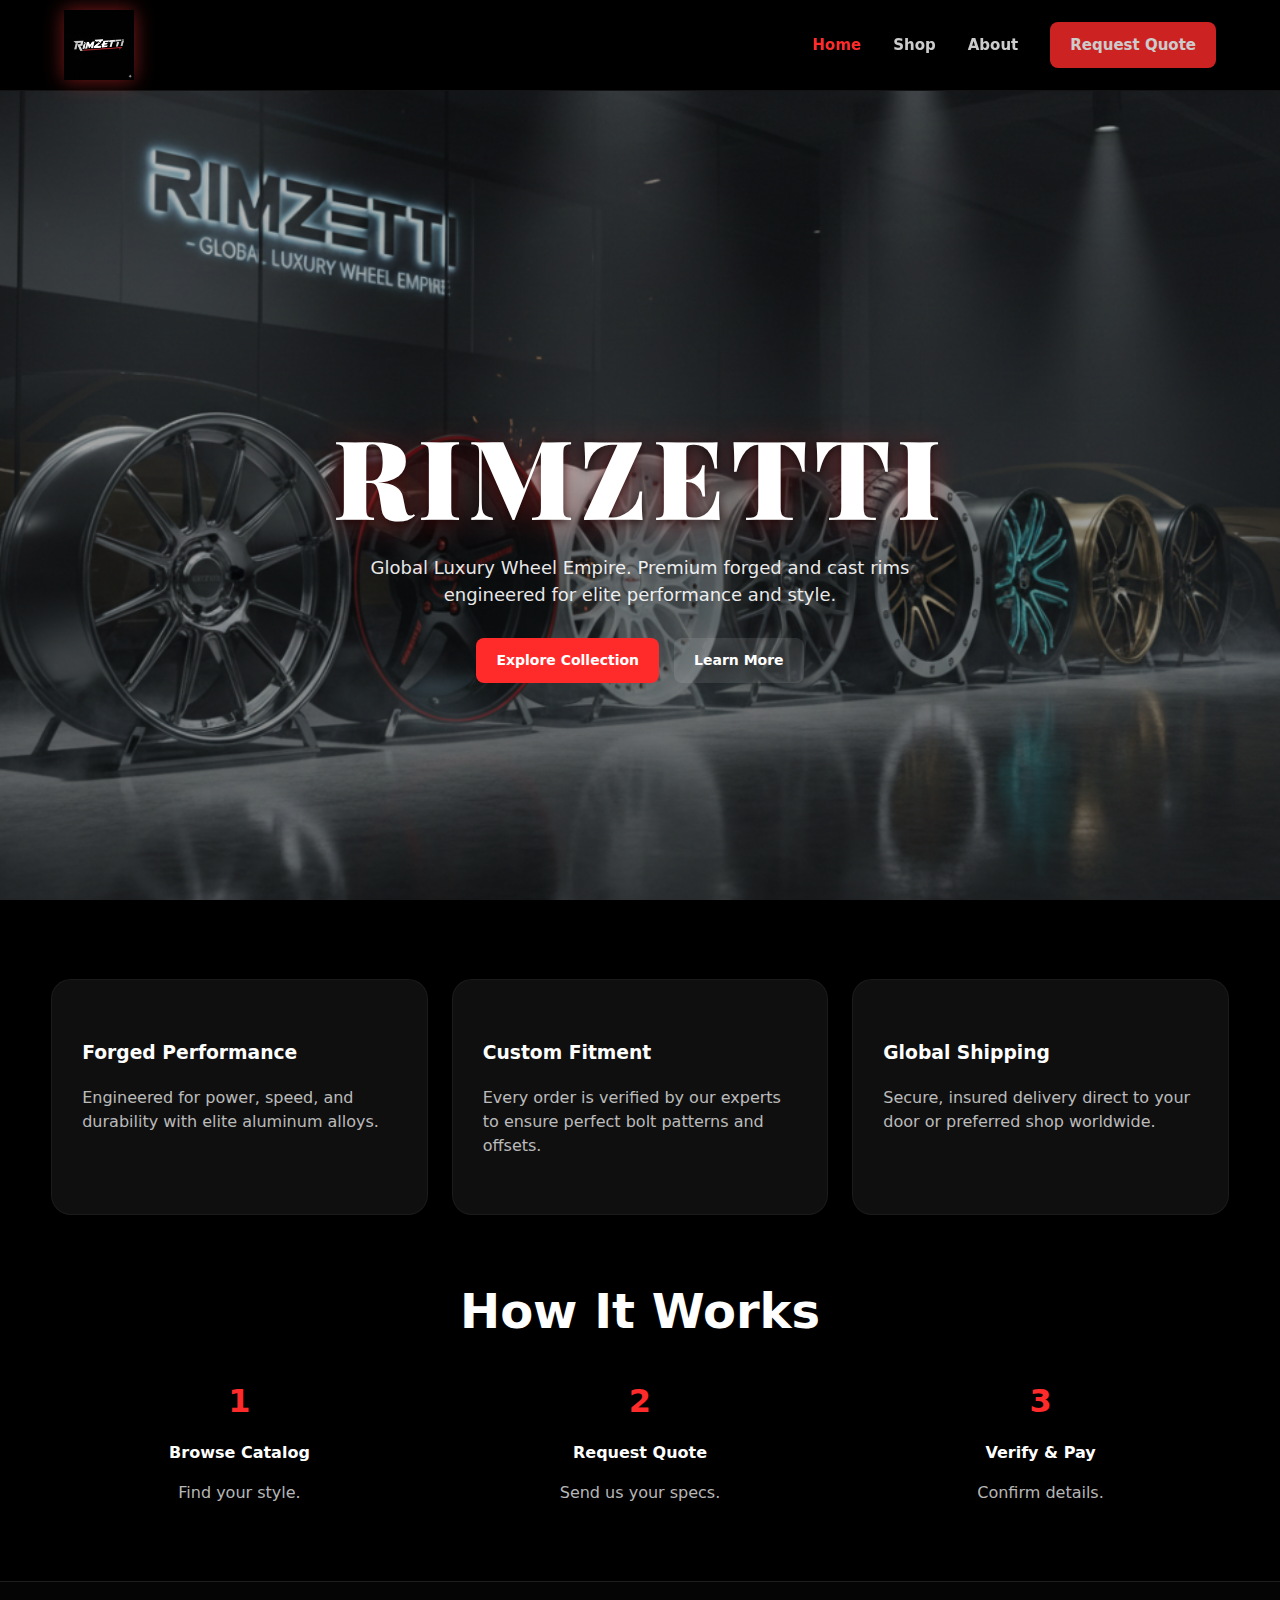
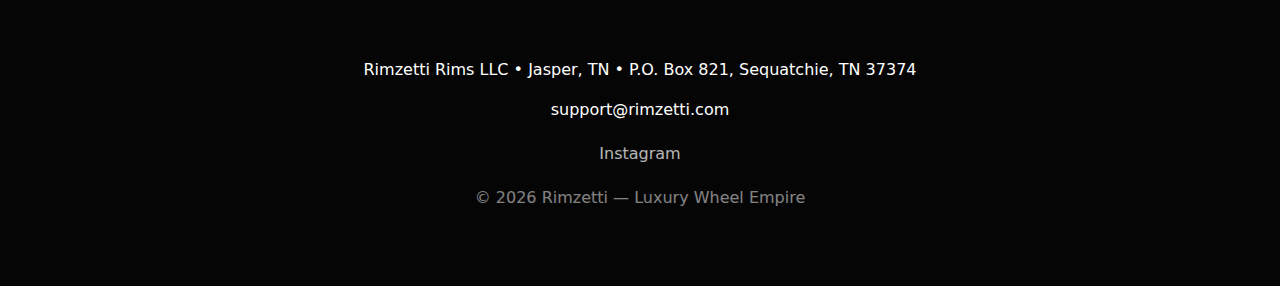
<file: index.html>
<!DOCTYPE html>
<html lang="en">
<head>
  <meta charset="UTF-8" />
  <meta name="viewport" content="width=device-width, initial-scale=1.0" />
  <title>Rimzetti — Luxury Wheel Empire</title>
  <meta name="description" content="Rimzetti offers premium forged and cast aftermarket rims shipped to your door. Browse our luxury wheel catalog and request a custom quote today." />
  <meta name="keywords" content="luxury rims, aftermarket wheels, forged rims, cast wheels, custom wheels, rimzetti" />
  <link rel="stylesheet" href="style.css?v=20260308" />
  <link rel="icon" href="images/favicon.jpg" />
</head>
<body class="home">

<header class="navbar">
  <div class="logo">
    <a href="index.html"><img src="images/logo.jpg" alt="Rimzetti Logo" /></a>
  </div>
  <nav class="navlinks">
    <a href="index.html" class="is-active">Home</a>
    <a href="shop.html">Shop</a>
    <a href="about.html">About</a>
    <a href="shop.html" class="btn-primary quote-btn-nav">Request Quote</a>
  </nav>
</header>

<section class="hero">
  <div class="hero__inner">
    <h1 class="hero__title">Rimzetti</h1>
    <p class="hero__sub">
      Global Luxury Wheel Empire. Premium forged and cast rims engineered for elite performance and style.
    </p>
    <div class="hero__actions">
      <a href="shop.html" class="btn-primary">Explore Collection</a>
      <a href="about.html" class="btn-primary" style="background: rgba(255,255,255,0.1); color: #fff;">Learn More</a>
    </div>
  </div>
</section>

<section class="home-section">
  <div class="home-grid">
    <div class="home-card">
      <h3>Forged Performance</h3>
      <p class="muted">Engineered for power, speed, and durability with elite aluminum alloys.</p>
    </div>
    <div class="home-card">
      <h3>Custom Fitment</h3>
      <p class="muted">Every order is verified by our experts to ensure perfect bolt patterns and offsets.</p>
    </div>
    <div class="home-card">
      <h3>Global Shipping</h3>
      <p class="muted">Secure, insured delivery direct to your door or preferred shop worldwide.</p>
    </div>
  </div>
</section>

<section class="home-section center">
  <h2 class="page-title">How It Works</h2>
  <div class="home-grid" style="margin-top: 30px;">
    <div class="center">
      <h1 style="color: #ff2b2b; margin: 0;">1</h1>
      <p><strong>Browse Catalog</strong></p>
      <p class="muted">Find your style.</p>
    </div>
    <div class="center">
      <h1 style="color: #ff2b2b; margin: 0;">2</h1>
      <p><strong>Request Quote</strong></p>
      <p class="muted">Send us your specs.</p>
    </div>
    <div class="center">
      <h1 style="color: #ff2b2b; margin: 0;">3</h1>
      <p><strong>Verify & Pay</strong></p>
      <p class="muted">Confirm details.</p>
    </div>
  </div>
</section>

<footer>
  <div class="footer-inner">
    <p>Rimzetti Rims LLC • Jasper, TN • P.O. Box 821, Sequatchie, TN 37374</p>
    <p>support@rimzetti.com</p>
    <div class="footer-social">
      <a href="https://www.instagram.com/rimzetti" target="_blank" rel="noopener">
        Instagram
      </a>
    </div>
    <p style="opacity: 0.5; margin-top: 20px;">© 2026 Rimzetti — Luxury Wheel Empire</p>
  </div>
</footer>

</body>
</html>
</file>
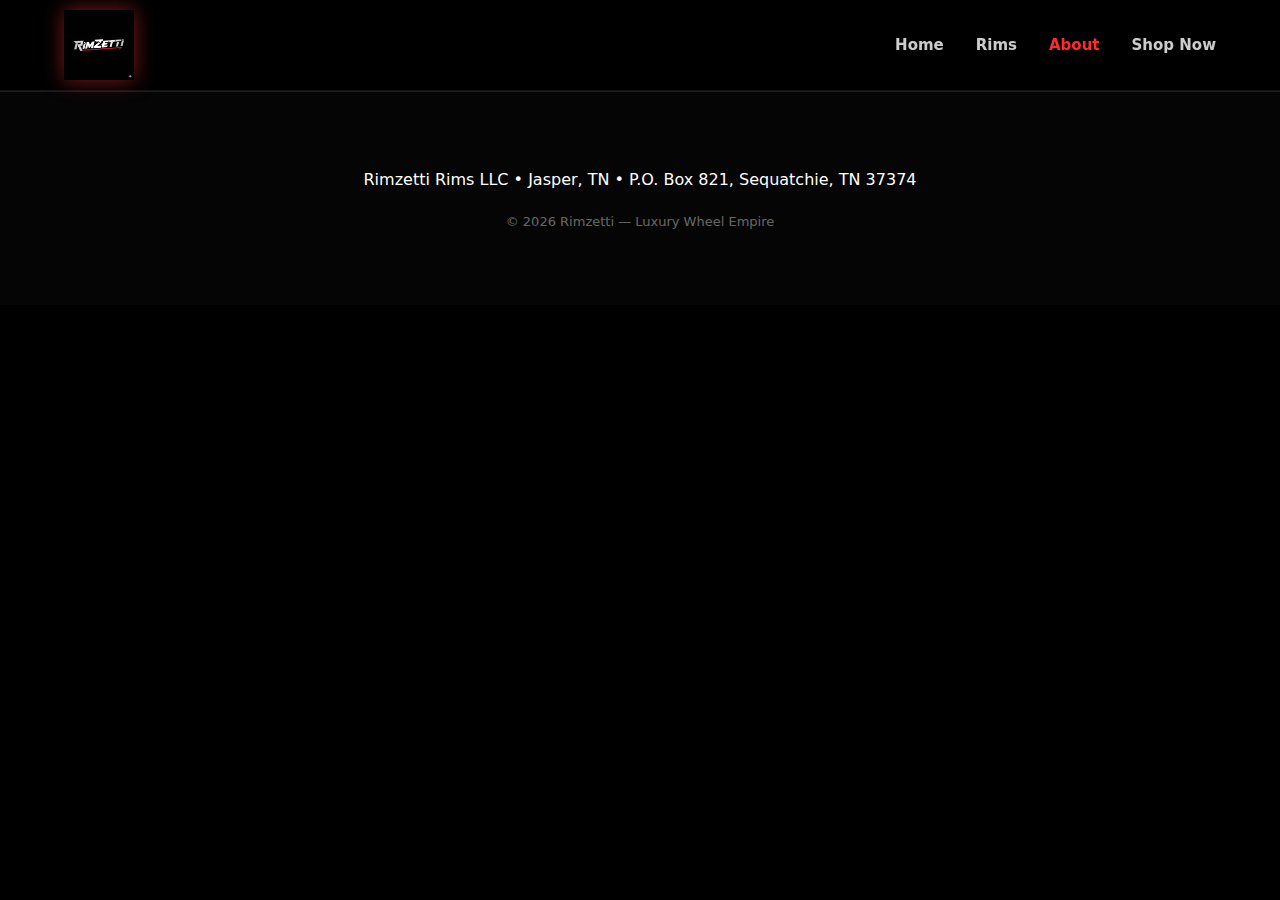
<file: about.html>
<!DOCTYPE html>
<html lang="en">
<head>
  <meta charset="UTF-8" />
  <meta name="viewport" content="width=device-width, initial-scale=1.0" />
  <title>About Rimzetti - Luxury Aftermarket Rim Company | Sequatchie, TN</title>
  <meta name="description" content="Rimzetti is a luxury aftermarket rim company based in Sequatchie, TN. We ship forged and cast wheels worldwide with expert fitment verification." />
  <meta name="keywords" content="rimzetti about, luxury wheel company Tennessee, aftermarket rim company, forged wheels USA, rim fitment verification" />
  <link rel="canonical" href="https://rimzetti.com/about.html" />
  <!-- Open Graph -->
  <meta property="og:type" content="website" />
  <meta property="og:url" content="https://rimzetti.com/about.html" />
  <meta property="og:title" content="About Rimzetti - Luxury Aftermarket Rim Company" />
  <meta property="og:description" content="Independent luxury wheel company based in Sequatchie, TN. Premium forged and cast rims shipped worldwide with fitment verification." />
  <meta property="og:image" content="https://rimzetti.com/images/logo.jpg" />
  <meta property="og:site_name" content="Rimzetti" />
  <!-- Twitter Card -->
  <meta name="twitter:card" content="summary_large_image" />
  <meta name="twitter:title" content="About Rimzetti - Luxury Aftermarket Rim Company" />
  <meta name="twitter:description" content="Independent luxury wheel company based in Sequatchie, TN. Premium forged and cast rims with fitment verification." />
  <meta name="twitter:image" content="https://rimzetti.com/images/logo.jpg" />
  <!-- JSON-LD Structured Data -->
  <script type="application/ld+json">
  {
    "@context": "https://schema.org",
    "@type": "AboutPage",
    "name": "About Rimzetti",
    "description": "Independent luxury wheel company based in Sequatchie, TN. Premium forged and cast rims shipped worldwide.",
    "url": "https://rimzetti.com/about.html",
    "isPartOf": {
      "@type": "WebSite",
      "name": "Rimzetti",
      "url": "https://rimzetti.com"
    },
    "about": {
      "@type": "Store",
      "name": "Rimzetti",
      "email": "support@rimzetti.com",
      "address": {
        "@type": "PostalAddress",
        "streetAddress": "P.O. Box 821",
        "addressLocality": "Sequatchie",
        "addressRegion": "TN",
        "postalCode": "37374",
        "addressCountry": "US"
      }
    }
  }
  </script>
  <link rel="stylesheet" href="/style.css" />
  <link rel="icon" href="/images/favicon.jpg" />
</head>
<body>

<header class="navbar">
  <div class="logo">
    <img src="/images/logo.jpg" alt="Rimzetti Logo" />
  </div>
  <nav class="navlinks">
    <a href="/index.html">Home</a>
    <a href="/shop.html">Rims</a>
    <a href="/about.html" class="is-active">About</a>
    <a class="btn-primary-link" href="/shop.html">Shop Now</a>
  </nav>
</header>

<main class="about-section">
  <h1>About Rimzetti</h1>
  <p class="muted">Luxury Wheel Empire &mdash; Sequatchie, Tennessee</p>

  <h2>Who We Are</h2>
  <p>
    Rimzetti is an independent luxury wheel company founded in Sequatchie, TN. We source premium forged and cast rims directly and ship them to customers across the United States. Every order goes through fitment verification before final pricing, so you always get the right wheel for your vehicle.
  </p>

  <h2>What We Offer</h2>
  <div class="about-grid">
    <div class="about-card">
      <h3>Forged &amp; Cast Wheels</h3>
      <p>From lightweight forged aluminum to bold cast designs &mdash; styles for street, track, luxury, and off-road builds.</p>
    </div>
    <div class="about-card">
      <h3>Fitment Verification</h3>
      <p>We confirm bolt pattern, offset, and sizing compatibility before we finalize your order. No guesswork, no returns.</p>
    </div>
    <div class="about-card">
      <h3>Worldwide Shipping</h3>
      <p>Orders ship within 3&ndash;10 business days. Transit typically takes 7&ndash;25 business days depending on your location.</p>
    </div>
  </div>

  <h2>How It Works</h2>
  <p>
    Browse our rim catalog, select your preferred size, color, and lug pattern, then submit a quote request. We'll review your vehicle specs, confirm fitment, and send you a final price. Once you approve, we ship directly to your door.
  </p>

  <h2>Contact &amp; Location</h2>
  <p>Based in Sequatchie, TN &mdash; P.O. Box 821, Sequatchie, TN 37374<br />

  <a href="/shop.html" class="btn-primary" style="display:inline-block; margin-top:30px;">Browse the Rim Catalog</a>
</main>

<footer>
  <div class="footer-inner">
    <p>Rimzetti Rims LLC &bull; Jasper, TN &bull; P.O. Box 821, Sequatchie, TN 37374</p>
    <p style="color:rgba(255,255,255,0.4); font-size:13px; margin-top:20px;">&copy; 2026 Rimzetti &mdash; Luxury Wheel Empire</p>
  </div>
</footer>

</body>
</html>
</file>
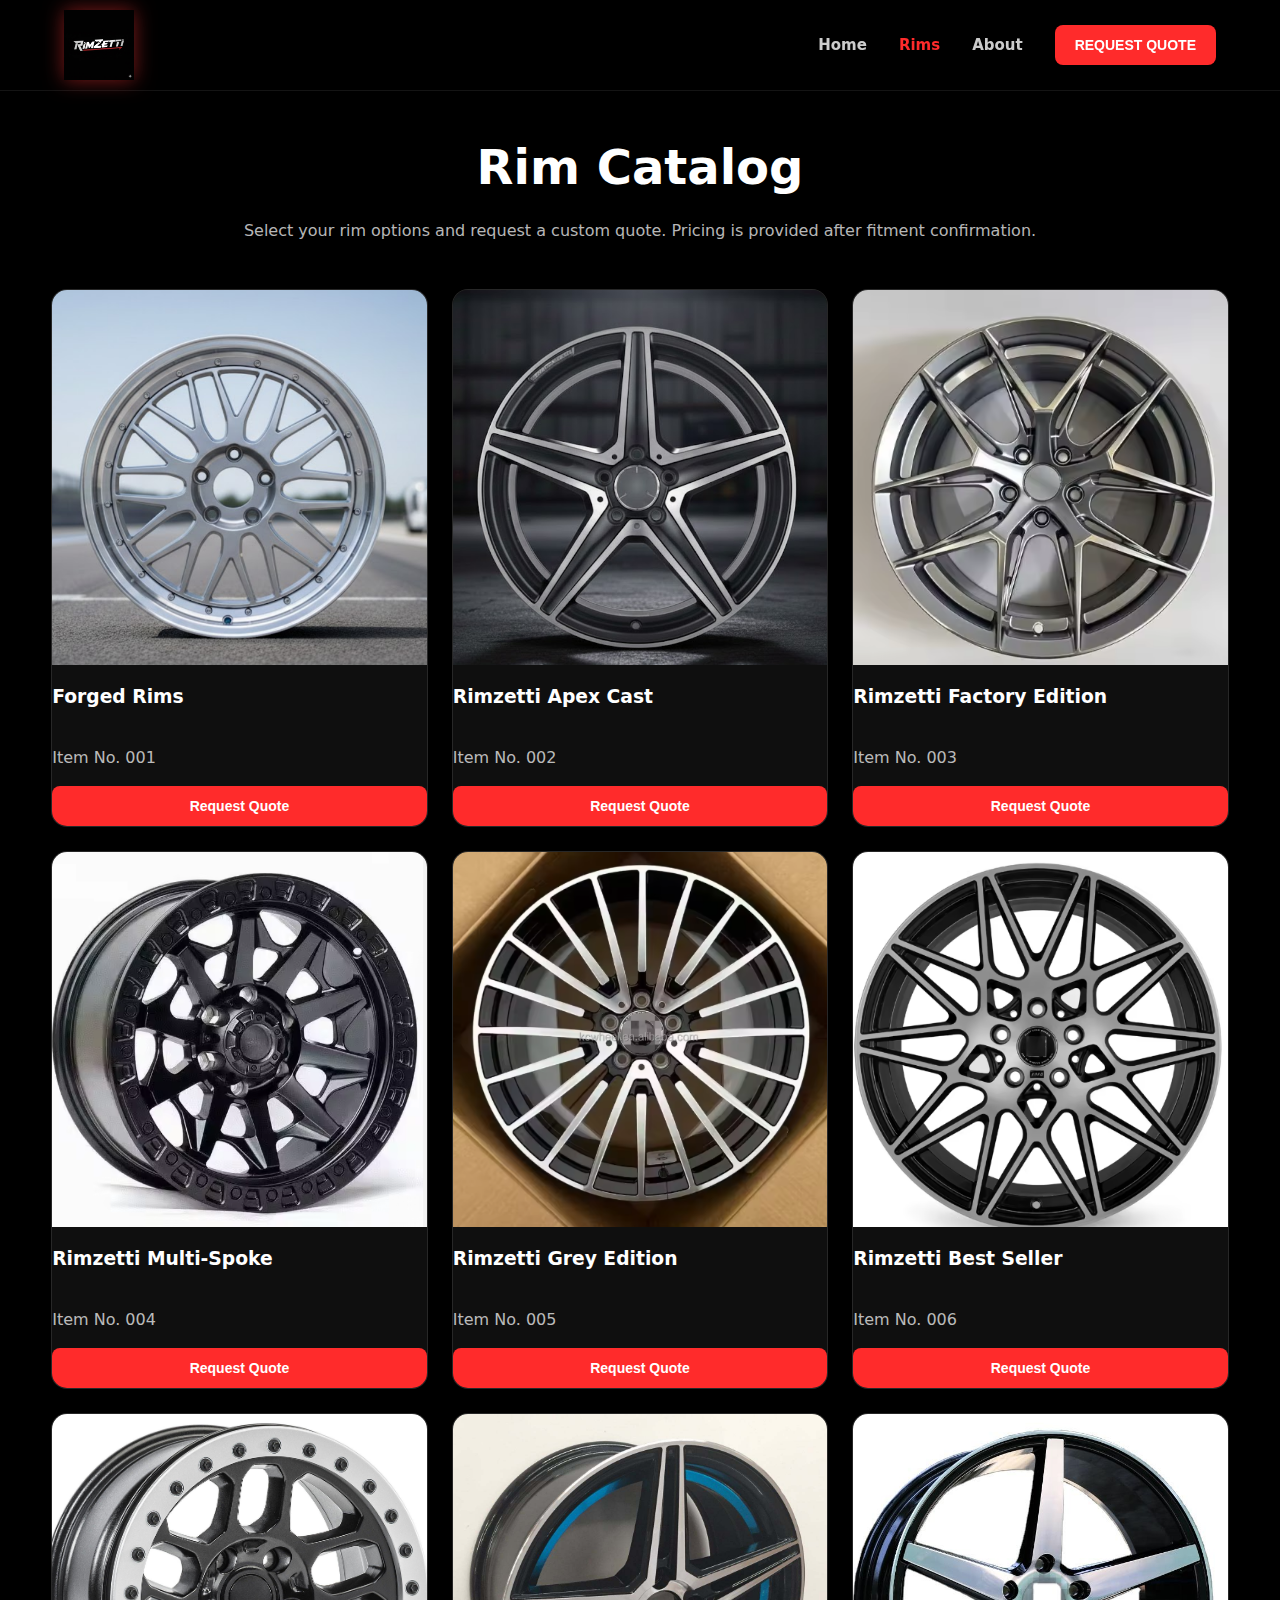
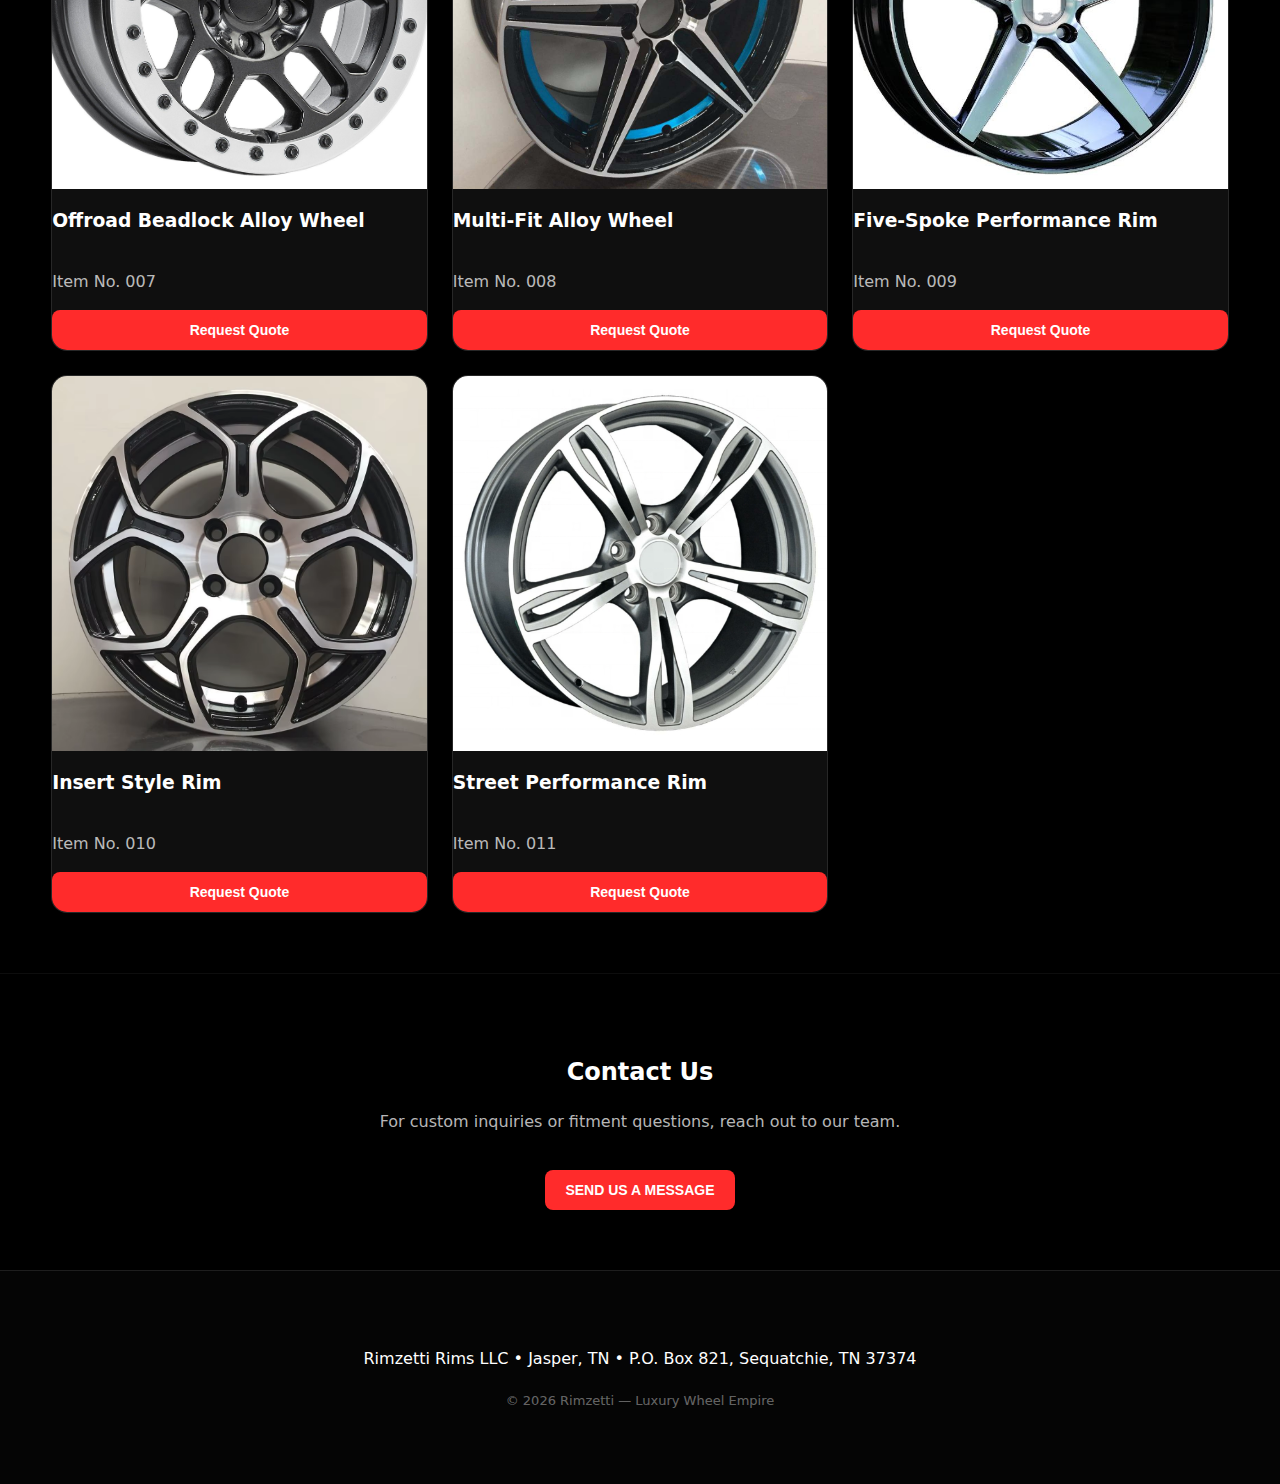
<file: shop.html>
<!DOCTYPE html>
<html lang="en">
<head>
  <meta charset="UTF-8" />
  <meta name="viewport" content="width=device-width, initial-scale=1.0" />
  <title>Rim Catalog - Luxury Forged & Cast Wheels | Rimzetti</title>
  <meta name="description" content="Browse Rimzetti's full catalog of luxury forged and cast rims. Select size, color, and lug pattern, then request a free custom quote with fitment verification." />
  <meta name="keywords" content="buy forged rims, luxury aftermarket wheels, cast rims, custom wheel quote, rimzetti shop, forged wheels for sale" />
  <link rel="canonical" href="https://rimzetti.com/shop.html" />
  <!-- Open Graph -->
  <meta property="og:type" content="website" />
  <meta property="og:url" content="https://rimzetti.com/shop.html" />
  <meta property="og:title" content="Rim Catalog - Luxury Forged & Cast Wheels | Rimzetti" />
  <meta property="og:description" content="Browse 12+ luxury forged and cast rim styles. Select size, color, and lug pattern. Request a free custom quote with fitment verification." />
  <meta property="og:image" content="https://rimzetti.com/images/logo.jpg" />
  <meta property="og:site_name" content="Rimzetti" />
  <!-- Twitter Card -->
  <meta name="twitter:card" content="summary_large_image" />
  <meta name="twitter:title" content="Rim Catalog - Luxury Forged & Cast Wheels | Rimzetti" />
  <meta name="twitter:description" content="Browse 12+ luxury rim styles. Request a free custom quote with fitment verification." />
  <meta name="twitter:image" content="https://rimzetti.com/images/logo.jpg" />
  <!-- JSON-LD Structured Data -->
  <script type="application/ld+json">
  {
    "@context": "https://schema.org",
    "@type": "CollectionPage",
    "name": "Rim Catalog",
    "description": "Browse Rimzetti's full catalog of luxury forged and cast aftermarket rims.",
    "url": "https://rimzetti.com/shop.html",
    "isPartOf": {
      "@type": "WebSite",
      "name": "Rimzetti",
      "url": "https://rimzetti.com"
    }
  }
  </script>
  <link rel="stylesheet" href="style.css?v=20260308" />
  <link rel="icon" href="images/favicon.jpg" />
</head>
<body data-page="shop">
<header class="navbar">
  <div class="logo">
    <a href="index.html"><img src="images/logo.jpg" alt="Rimzetti Logo" /></a>
  </div>
  <nav class="navlinks">
    <a href="index.html">Home</a>
    <a href="shop.html" class="is-active">Rims</a>
    <a href="about.html">About</a>
    <button class="btn-primary" type="button" onclick="openQuoteForm()">REQUEST QUOTE</button>
  </nav>
</header>
<h1 class="page-title">Rim Catalog</h1>
<p class="muted center">Select your rim options and request a custom quote. Pricing is provided after fitment confirmation.</p>
<section id="product-grid" class="product-grid"></section>
<section class="contact-section" id="contact" style="text-align: center; padding: 60px 5%; border-top: 1px solid rgba(255,255,255,0.05);">
  <h2>Contact Us</h2>
  <p class="muted">For custom inquiries or fitment questions, reach out to our team.</p>
  <button class="btn-primary" type="button" onclick="openContactForm()" style="margin-top: 20px;">
    SEND US A MESSAGE
  </button>
</section>
<footer>
  <div class="footer-inner">
    <p>Rimzetti Rims LLC &bull; Jasper, TN &bull; P.O. Box 821, Sequatchie, TN 37374</p>
    <p style="color:rgba(255,255,255,0.4); font-size:13px; margin-top:20px;">&copy; 2026 Rimzetti &mdash; Luxury Wheel Empire</p>
  </div>
</footer>
<!-- Product Modal -->
<div id="modal" class="modal" aria-hidden="true">
  <div class="modal__overlay" onclick="closeModal()"></div>
  <div class="modal__panel" role="dialog" aria-modal="true" aria-labelledby="m-title">
    <button class="modal__close" type="button" onclick="closeModal()">&#x2715;</button>
    <div class="modal__content">
      <div class="modal__media">
        <img id="m-img" alt="" />
      </div>
      <div class="modal__info">
        <h2 id="m-title"></h2>
        <p id="m-itemno" class="muted"></p>
        <div class="modal__block">
          <div class="modal__label">Select Size</div>
          <div id="m-sizes" class="chipRow"></div>
        </div>
        <div class="modal__block">
          <div class="modal__label">Select Color</div>
          <div id="m-colors" class="chipRow"></div>
        </div>
        <div class="modal__block">
          <div class="modal__label">Lug Pattern</div>
          <div id="m-lugs" class="chipRow"></div>
        </div>
        <button class="btn-primary" type="button" onclick="openQuoteForm()" style="width:100%; margin-top:20px;">
          REQUEST QUOTE
        </button>
      </div>
    </div>
  </div>
</div>
<!-- Quote Modal -->
<div id="quote-modal" class="modal" aria-hidden="true">
  <div class="modal__overlay" onclick="closeQuoteForm()"></div>
  <div class="modal__panel" role="dialog" aria-modal="true" style="max-width:720px; padding: 40px;">
    <button class="modal__close" type="button" onclick="closeQuoteForm()">&#x2715;</button>
    <div class="modal__info">
      <h2 style="font-size: 28px; margin: 0 0 8px;">Request a Rim Quote</h2>
      <p class="muted" style="margin: 0 0 24px;">Provide your details and we will verify fitment compatibility.</p>
      <form id="quote-form" action="https://api.web3forms.com/submit" method="POST">
        <input type="hidden" name="access_key" value="88238364-5a5e-4f75-a045-ab15b7a5a506" />
        <input type="hidden" name="to" value="connect@rimzetti.com" />
        <input type="hidden" name="subject" value="New Rim Quote Request - Rimzetti" />
        <input type="hidden" name="from_name" value="Rimzetti Quote Form" />
        <input type="hidden" name="redirect" value="https://rimzetti.com/shop.html?submitted=true" />
        <input type="hidden" name="Item Number" id="q-itemno" />
        <input type="hidden" name="Rim Name" id="q-rim" />
        <input type="hidden" name="Size" id="q-size" />
        <input type="hidden" name="Color" id="q-color" />
        <input type="hidden" name="Lug Pattern" id="q-lugs" />
        <label class="modal__label" for="contact-name">Full Name</label>
        <input class="input" id="contact-name" name="Name" type="text" autocomplete="name" required />
        <label class="modal__label" for="contact-email">Email Address</label>
        <input class="input" id="contact-email" name="Email" type="email" autocomplete="email" required />
        <label class="modal__label" for="q-zip">Shipping Zip Code</label>
        <input class="input" id="q-zip" name="Zip Code" type="text" inputmode="numeric" autocomplete="shipping postal-code" required />
        <label class="modal__label" for="notes">Vehicle &amp; Additional Notes</label>
        <textarea class="input" id="notes" name="Notes" rows="4" placeholder="Year, make, model, tire size..."></textarea>
        <button class="btn-primary" type="submit" style="width:100%; margin-top:20px;">Submit Quote Request</button>
      </form>
    </div>
  </div>
</div>
<!-- Contact Modal -->
<div id="contact-modal" class="modal" aria-hidden="true">
  <div class="modal__overlay" onclick="closeContactForm()"></div>
  <div class="modal__panel" role="dialog" aria-modal="true" style="max-width:600px; padding: 40px;">
    <button class="modal__close" type="button" onclick="closeContactForm()">&#x2715;</button>
    <div class="modal__info">
      <h2 style="font-size: 28px; margin: 0 0 8px;">Contact Rimzetti</h2>
      <p class="muted" style="margin: 0 0 24px;">We'll get back to you within 1 business day.</p>
      <form action="https://api.web3forms.com/submit" method="POST">
        <input type="hidden" name="access_key" value="88238364-5a5e-4f75-a045-ab15b7a5a506">
        <input type="hidden" name="to" value="connect@rimzetti.com">
        <input type="hidden" name="subject" value="New Contact Message - Rimzetti">
        <input type="hidden" name="from_name" value="Rimzetti Contact Form">
        <input type="hidden" name="redirect" value="https://rimzetti.com/shop.html?contacted=true">
        <label class="modal__label">Name</label>
        <input class="input" name="name" type="text" required />
        <label class="modal__label">Email</label>
        <input class="input" type="email" name="email" required />
        <label class="modal__label">Message</label>
        <textarea class="input" name="message" rows="4" required></textarea>
        <button class="btn-primary" type="submit" style="width:100%; margin-top:20px;">Send Message</button>
      </form>
    </div>
  </div>
</div>
<script src="app.js?v=20260308"></script>
</body>
</html>
</file>
<file: style.css>
@import url('https://fonts.googleapis.com/css2?family=Playfair+Display:wght@700;900&display=swap');
/* =========================
 Rimzetti - Full Site CSS
 Black + Red Luxury Theme
 ========================= */

/* ---- Reset / Base ---- */
* { box-sizing: border-box; }
html, body { margin: 0; padding: 0; overflow-x: hidden; width: 100%; }
body{
  font-family: system-ui, -apple-system, Segoe UI, Roboto, Arial, sans-serif;
  background: #000;
  color: #fff;
  line-height: 1.5;
}
a{ color: inherit; text-decoration: none; }
img{ max-width: 100%; display: block; height: auto; }
.center{ text-align: center; }
.muted{ color: rgba(255,255,255,0.72); }

/* ---- Navbar ---- */
.navbar{
  position: sticky;
  top: 0;
  z-index: 1000;
  display: flex;
  align-items: center;
  justify-content: space-between;
  padding: 10px 5%;
  background: rgba(0,0,0,0.85);
  backdrop-filter: blur(12px);
  border-bottom: 1px solid rgba(255,255,255,0.08);
}
.logo img{
 
 height: 70px;
  width: auto;
  filter: drop-shadow(0 0 10px rgba(255, 43, 43, 0.5)) brightness(1.15);
  transition: filter 0.2s;
}
.logo img:hover {
  filter: drop-shadow(0 0 16px rgba(255, 43, 43, 0.8)) brightness(1.25);
}
.navlinks{
  display: flex;
  align-items: center;
  gap: 32px;
  margin-left: 24px;
}
.navlinks a{
  font-weight: 700;
  font-size: 15px;
  opacity: 0.8;
  transition: opacity 0.2s;
}
.navlinks a:hover { opacity: 1; }
.navlinks a.is-active{
  opacity: 1;
  color: #ff2b2b;
}

/* Mobile Nav Toggle (Hidden by default) */
.nav-toggle { display: none; }

/* ---- Buttons / Inputs ---- */
.btn-primary{
  background: #ff2b2b;
  color: #fff;
  border: none;
  padding: 12px 20px;
  border-radius: 8px;
  cursor: pointer;
  font-weight: 800;
  font-size: 14px;
  transition: transform 0.1s, filter 0.2s;
  text-align: center;
  display: inline-block;
}
.btn-primary:hover{ filter: brightness(1.1); }
.btn-primary:active{ transform: scale(0.98); }
.input{
  width: 100%;
  margin: 8px 0 16px;
  padding: 12px 14px;
  border-radius: 10px;
  border: 1px solid rgba(255,255,255,0.15);
  background: rgba(255,255,255,0.05);
  color: #fff;
  font-size: 16px;
}

/* ---- Page Titles ---- */
.page-title{
  text-align: center;
  margin: 40px 0 10px;
  font-size: clamp(32px, 5vw, 48px);
  font-weight: 900;
}

/* =========================
   SHOP GRID + CARDS
   ========================= */
.product-grid{
  width: min(1200px, 92%);
  margin: 0 auto;
  padding: 30px 0 60px;
  display: grid;
  grid-template-columns: repeat(auto-fill, minmax(280px, 1fr));
  gap: 24px;
}
.product-card{
  background: #0f0f0f;
  border: 1px solid rgba(255,255,255,0.1);
  border-radius: 16px;
  overflow: hidden;
  display: flex;
  flex-direction: column;
  height: 100%;
  transition: transform 0.2s;
}
.product-card:hover {
  transform: translateY(-4px);
  border-color: #ff2b2b;
}
.product-image{
  width: 100%;
  aspect-ratio: 1/1;
  object-fit: cover;
  background: #1a1a1a;
}
.product-body{
  padding: 20px;
  flex: 1;
}
.product-title{
  margin: 0 0 12px;
  font-size: 20px;
  font-weight: 800;
}
.product-itemno{
   font-size: 12px;
   color: rgba(255,255,255,0.5);
   letter-spacing: 0.05em;
   margin: 0 0 6px;
 }
.product-row{
  display: flex;
  justify-content: space-between;
  margin-bottom: 8px;
  font-size: 14px;
}
.product-label{ color: rgba(255,255,255,0.6); font-weight: 600; }
.product-value{ font-weight: 700; }
.product-cta{ width: 100%; border-radius: 0; padding: 15px; }

/* =========================
   MODALS
   ========================= */
.modal{
  display: none;
  position: fixed;
  inset: 0;
  z-index: 2000;
  padding: 20px;
  overflow-y: auto;
}
.modal.is-open{
  display: flex;
  align-items: center;
  justify-content: center;
}
.modal__overlay{
  position: fixed;
  inset: 0;
  background: rgba(0,0,0,0.85);
  backdrop-filter: blur(4px);
}
.modal__panel{
  position: relative;
  width: 100%;
  max-width: 900px;
  background: #0a0a0a;
  border: 1px solid rgba(255,255,255,0.15);
  border-radius: 20px;
  padding: 30px;
  max-height: 90vh;
  overflow-y: auto;
}
.modal__close{
  position: absolute;
  top: 15px;
  right: 15px;
  background: none;
  border: none;
  color: #fff;
  font-size: 28px;
  cursor: pointer;
  z-index: 10;
}
.modal__content{
  display: grid;
  grid-template-columns: 1fr 1fr;
  gap: 30px;
}
.modal__media img{
  width: 100%;
  border-radius: 12px;
}

/* Chips */
.chipRow{ display: flex; flex-wrap: wrap; gap: 8px; margin-top: 8px; }
.chip{
  padding: 8px 16px;
  border-radius: 20px;
  border: 1px solid rgba(255,255,255,0.2);
  font-size: 13px;
  cursor: pointer;
  background: rgba(255,255,255,0.05);
  color: #fff;
}
.chip.is-active{
  background: #ff2b2b;
  border-color: #ff2b2b;
  font-weight: 700;
}
.modal__label{ font-weight: 700; font-size: 14px; margin-bottom: 5px; display: block; }
.modal__block{ margin-bottom: 20px; }

/* Supplier link */
.supplier-link{
  color: #ff2b2b;
  font-weight: 700;
  text-decoration: underline;
  font-size: 14px;
}

/* =========================
   HOME PAGE
   ========================= */
.hero{
  padding: 0;
  text-align: center;
}
.hero__inner{
  width: 100%;
  min-height: 92vh;
  display: flex;
  align-items: center;
  justify-content: center;
  flex-direction: column;
  padding: 120px 5% 100px;
  background: linear-gradient(rgba(0,0,0,0.25), rgba(0,0,0,0.45)), url('images/banner.png');
  background-size: cover;
  background-position: center;
  background-attachment: fixed;
}
.hero__title {
  font-family: 'Playfair Display', Georgia, serif;
  font-size: clamp(56px, 9vw, 110px);
  line-height: 1.0;
  margin-bottom: 24px;
  font-weight: 900;
  letter-spacing: 6px;
  text-transform: uppercase;
  text-shadow: 0 4px 30px rgba(255,43,43,0.35), 0 2px 8px rgba(0,0,0,0.8);
}
.hero__sub {
  font-size: 18px;
  opacity: 0.9;
  max-width: 600px;
  margin: 0 auto 30px;
}
.hero__actions {
  display: flex;
  gap: 15px;
  justify-content: center;
  flex-wrap: wrap;
}
.home-section {
  width: min(1200px, 92%);
  margin: 60px auto;
}
.home-grid {
  display: grid;
  grid-template-columns: repeat(auto-fit, minmax(300px, 1fr));
  gap: 24px;
}
.home-card {
  background: #0f0f0f;
  padding: 40px 30px;
  border-radius: 20px;
  border: 1px solid rgba(255,255,255,0.05);
  transition: border-color 0.2s;
}
.home-card:hover { border-color: rgba(255,43,43,0.3); }

/* =========================
   RESPONSIVE FIXES
   ========================= */
@media (max-width: 768px) {
  .navbar { padding: 12px 5%; }
  .navlinks { display: none; }
  .modal__content { grid-template-columns: 1fr; }
  .modal__panel { padding: 20px; }
  .hero__inner { padding: 50px 20px; }
}

/* ==============================
   SUCCESS BANNER
   ============================== */
.success-banner {
  position: fixed;
  top: 20px;
  left: 50%;
  transform: translateX(-50%);
  z-index: 9999;
  background: #16a34a;
  color: #fff;
  padding: 12px 24px;
  border-radius: 50px;
  box-shadow: 0 10px 30px rgba(0,0,0,0.5);
  display: flex;
  align-items: center;
  gap: 15px;
  min-width: 300px;
  animation: popIn 0.4s cubic-bezier(0.175, 0.885, 0.32, 1.275);
}
@keyframes popIn {
  from { transform: translateX(-50%) translateY(-100px); opacity: 0; }
  to   { transform: translateX(-50%) translateY(0);      opacity: 1; }
}

/* ==============================
   ABOUT PAGE
   ============================== */
.about-section {
  width: min(800px, 92%);
  margin: 60px auto;
}
.about-grid {
  display: grid;
  grid-template-columns: 1fr;
  gap: 20px;
}

/* ==============================
   FOOTER
   ============================== */
footer {
  padding: 60px 5%;
  border-top: 1px solid rgba(255,255,255,0.1);
  text-align: center;
  background: #050505;
}
.footer-social {
  display: flex;
  justify-content: center;
  gap: 20px;
  margin: 20px 0;
}
.footer-social a { opacity: 0.7; transition: opacity 0.2s; }
.footer-social a:hover { opacity: 1; }


.about-section {
  display: none;
}

.about-page {
  position: relative;
  background:
    linear-gradient(135deg, rgba(0,0,0,0.92), rgba(20,20,20,0.96)),
    url('images/about-bg.jpg') center/cover no-repeat;
  padding: 80px 20px;
  color: #ffffff;
}

.about-overlay {
  width: 100%;
}

.about-container {
  max-width: 1200px;
  margin: 0 auto;
}

.about-eyebrow {
  color: #c9a227;
  text-transform: uppercase;
  letter-spacing: 3px;
  font-size: 13px;
  margin-bottom: 12px;
  font-weight: 600;
}

.about-page h1 {
  font-size: 52px;
  line-height: 1.1;
  margin-bottom: 24px;
  color: #ffffff;
  text-transform: uppercase;
  letter-spacing: 1px;
}

.about-lead {
  max-width: 900px;
  font-size: 19px;
  line-height: 1.8;
  color: #e7e7e7;
  margin-bottom: 40px;
}

.about-grid {
  display: grid;
  grid-template-columns: repeat(auto-fit, minmax(260px, 1fr));
  gap: 24px;
  margin-bottom: 45px;
}

.about-card {
  background: linear-gradient(180deg, rgba(255,255,255,0.07), rgba(255,255,255,0.03));
  border: 1px solid rgba(201,162,39,0.28);
  border-radius: 20px;
  padding: 28px;
  box-shadow: 0 10px 35px rgba(0,0,0,0.35);
  backdrop-filter: blur(4px);
}

.about-card h2 {
  font-size: 22px;
  margin-bottom: 14px;
  color: #c9a227;
}

.about-card p {
  font-size: 16px;
  line-height: 1.75;
  color: #f1f1f1;
}

.info-luxury-card {
  margin-top: 10px;
  margin-bottom: 45px;
  background: linear-gradient(180deg, rgba(201,162,39,0.12), rgba(255,255,255,0.04));
  border: 1px solid rgba(201,162,39,0.4);
  border-radius: 24px;
  padding: 34px;
  box-shadow: 0 14px 40px rgba(0,0,0,0.4);
}

.info-luxury-card h2 {
  font-size: 28px;
  margin-bottom: 20px;
  color: #c9a227;
  text-transform: uppercase;
  letter-spacing: 1px;
}

.info-luxury-card p {
  font-size: 16px;
  line-height: 1.85;
  color: #f5f5f5;
  margin-bottom: 16px;
}

.about-cta-box {
  text-align: center;
  background: linear-gradient(135deg, rgba(255,255,255,0.06), rgba(201,162,39,0.10));
  border: 1px solid rgba(201,162,39,0.35);
  border-radius: 24px;
  padding: 40px 24px;
  box-shadow: 0 12px 35px rgba(0,0,0,0.35);
}

.about-cta-box h2 {
  font-size: 34px;
  margin-bottom: 14px;
  color: #ffffff;
}

.about-cta-box p {
  font-size: 17px;
  line-height: 1.8;
  color: #eaeaea;
  margin-bottom: 24px;
}

.about-btn {
  display: inline-block;
  padding: 14px 30px;
  border-radius: 999px;
  text-decoration: none;
  background: linear-gradient(135deg, #c9a227, #f0d36b);
  color: #111111;
  font-weight: 700;
  letter-spacing: 0.5px;
  transition: transform 0.2s ease, box-shadow 0.2s ease;
  box-shadow: 0 8px 24px rgba(201,162,39,0.35);
}

.about-btn:hover {
  transform: translateY(-2px);
  box-shadow: 0 12px 30px rgba(201,162,39,0.45);
}

@media (max-width: 768px) {
  .about-page {
    padding: 60px 16px;
  }

  .about-page h1 {
    font-size: 38px;
  }

  .about-lead {
    font-size: 17px;
  }

  .about-card,
  .info-luxury-card,
  .about-cta-box {
    padding: 24px;
  }

  .about-cta-box h2 {
    font-size: 28px;
  }
}
</file>
